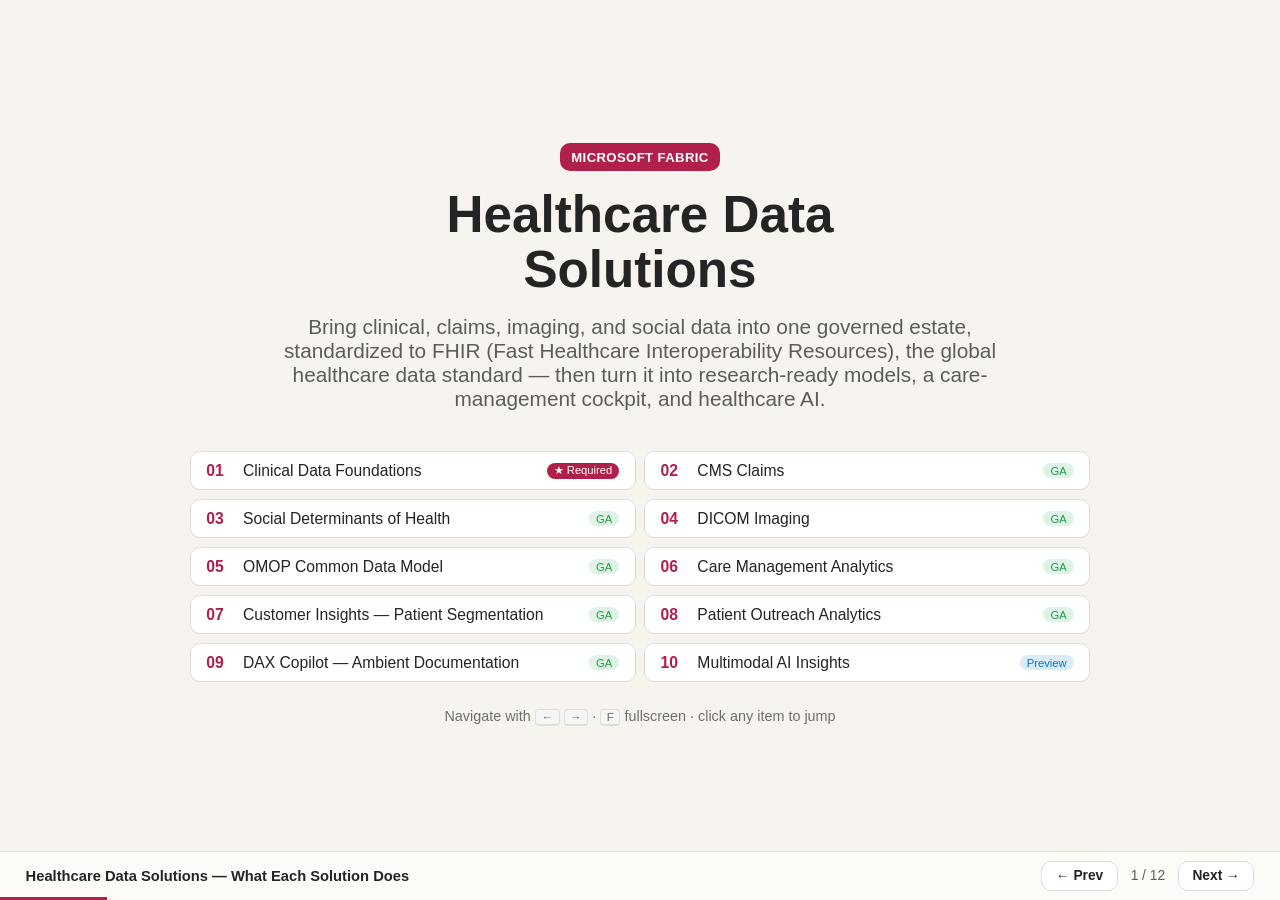
<file: docs/healthcare-solutions-customer-deck.html>
<!DOCTYPE html>
<html lang="en">
<head>
<meta charset="UTF-8" />
<meta name="viewport" content="width=device-width, initial-scale=1.0" />
<title>Healthcare Data Solutions — What Each Solution Does</title>
<script>
  (() => {
    const param = new URLSearchParams(window.location.search).get("scoutTheme");
    const theme =
      param || (window.matchMedia("(prefers-color-scheme: dark)").matches ? "dark" : "light");
    document.documentElement.setAttribute("data-theme", theme);
  })();
</script>
<style>
:root {
  color-scheme: light;
  --cp-bg: #f7f4ef;
  --cp-bg-elevated: #fcfbf8;
  --cp-surface: #ffffff;
  --cp-surface-soft: #f5f5f5;
  --cp-border: #dedede;
  --cp-border-strong: #919191;
  --cp-text: #242424;
  --cp-text-muted: #5c5c5c;
  --cp-text-soft: #6f6f6f;
  --cp-accent: #b11f4b;
  --cp-accent-hover: #9a1a41;
  --cp-accent-soft: rgba(177, 31, 75, 0.08);
  --cp-accent-fg: #ffffff;
  --cp-success: #16a34a;
  --cp-danger: #dc2626;
  --cp-warning: #f59e0b;
  --cp-link: #0078d4;
  --cp-shadow: 0 18px 48px rgba(0, 0, 0, 0.12);
  --cp-overlay: rgba(255, 255, 255, 0.8);
  --cp-panel: rgba(255, 255, 255, 0.86);
  --cp-panel-strong: rgba(255, 255, 255, 0.96);
  --cp-sheen: rgba(255, 255, 255, 0.55);
  --cp-highlight: rgba(177, 31, 75, 0.12);
}
html[data-theme="dark"] {
  color-scheme: dark;
  --cp-bg: #3d3b3a;
  --cp-bg-elevated: #343231;
  --cp-surface: #292929;
  --cp-surface-soft: #2e2e2e;
  --cp-border: #474747;
  --cp-border-strong: #5f5f5f;
  --cp-text: #dedede;
  --cp-text-muted: #919191;
  --cp-text-soft: #b0b0b0;
  --cp-accent: #fd8ea1;
  --cp-accent-hover: #fb7b91;
  --cp-accent-soft: rgba(253, 142, 161, 0.14);
  --cp-accent-fg: #1a1a1a;
  --cp-success: #4ade80;
  --cp-danger: #f87171;
  --cp-warning: #fbbf24;
  --cp-link: #4da6ff;
  --cp-shadow: 0 18px 48px rgba(0, 0, 0, 0.32);
  --cp-overlay: rgba(41, 41, 41, 0.88);
  --cp-panel: rgba(41, 41, 41, 0.72);
  --cp-panel-strong: rgba(41, 41, 41, 0.96);
  --cp-sheen: rgba(255, 255, 255, 0.04);
  --cp-highlight: rgba(253, 142, 161, 0.12);
}

* { box-sizing: border-box; margin: 0; padding: 0; }
html, body { height: 100%; }
body {
  font-family: "Segoe UI", Aptos, Calibri, -apple-system, BlinkMacSystemFont, sans-serif;
  background: var(--cp-bg);
  color: var(--cp-text);
  overflow: hidden;
}
code, .mono { font-family: Consolas, "Courier New", Courier, monospace; }

.deck { height: 100vh; display: flex; flex-direction: column; }
.stage { flex: 1; position: relative; overflow: hidden; }

.slide {
  position: absolute;
  inset: 0;
  padding: 2.6rem 3.4rem 1.6rem;
  display: none;
  flex-direction: column;
  overflow-y: auto;
}
.slide.active { display: flex; animation: fade .3s ease; }
@keyframes fade { from { opacity: 0; transform: translateY(8px); } to { opacity: 1; transform: none; } }

/* header */
.slide-head { display: flex; align-items: flex-start; gap: 1.1rem; margin-bottom: 1.4rem; }
.idx {
  font-size: 0.82rem; font-weight: 700; color: var(--cp-accent-fg);
  background: var(--cp-accent); border-radius: 0.625rem;
  padding: 0.4rem 0.7rem; white-space: nowrap; letter-spacing: .03em;
}
.slide-head h2 { font-size: 2.05rem; line-height: 1.12; font-weight: 700; }
.slide-head .sub { color: var(--cp-text-muted); font-size: 1.1rem; margin-top: 0.25rem; max-width: 70ch; }
.avail {
  font-size: 0.78rem; font-weight: 700;
  padding: 0.38rem 0.8rem; border-radius: 999px; white-space: nowrap; border: 1px solid transparent;
}
.avail-ga { background: rgba(22,163,74,0.12); color: var(--cp-success); border-color: rgba(22,163,74,0.35); }
.avail-preview { background: rgba(0,120,212,0.12); color: var(--cp-link); border-color: rgba(0,120,212,0.4); }
.avail-req { background: var(--cp-accent); color: var(--cp-accent-fg); border-color: var(--cp-accent); }
.docs-link {
  font-size: 0.78rem; font-weight: 700; text-decoration: none;
  padding: 0.38rem 0.8rem; border-radius: 999px; white-space: nowrap;
  background: var(--cp-surface); color: var(--cp-link); border: 1px solid var(--cp-border-strong);
}
.docs-link:hover { border-color: var(--cp-link); background: rgba(0,120,212,0.1); }
.pills { margin-left: auto; display: flex; gap: 0.5rem; align-items: center; flex-wrap: wrap; justify-content: flex-end; }
.mandate {
  display: flex; align-items: center; gap: 0.55rem;
  background: var(--cp-accent-soft); border: 1px solid var(--cp-accent); border-left-width: 4px;
  border-radius: 0.625rem; padding: 0.65rem 0.95rem; margin-bottom: 1.1rem;
  font-size: 1.0rem; line-height: 1.4; color: var(--cp-text);
}
.mandate b { color: var(--cp-accent); }

/* main body: left = what it does, right column stacked = flow + value */
.body {
  flex: 1; display: grid;
  grid-template-columns: 1.35fr 1fr;
  gap: 1.2rem; min-height: 0;
}
.col { display: flex; flex-direction: column; gap: 1.2rem; min-height: 0; }

.card {
  background: var(--cp-surface);
  border: 1px solid var(--cp-border);
  border-radius: 16px;
  box-shadow: 0 0 2px rgba(0,0,0,0.12), 0 1px 2px rgba(0,0,0,0.14);
  padding: 1.3rem 1.5rem;
  overflow-y: auto;
}
.card h3 {
  font-size: 0.84rem; text-transform: uppercase; letter-spacing: .06em;
  color: var(--cp-text-soft); margin-bottom: 0.85rem;
  display: flex; align-items: center; gap: 0.55rem;
}
.card h3 .dot { width: 11px; height: 11px; border-radius: 50%; }
.dot-do { background: var(--cp-link); }
.dot-flow { background: var(--cp-warning); }
.dot-value { background: var(--cp-success); }
.dot-deploy { background: var(--cp-accent); }
.grow { flex: 1; }

.card.tall { flex: 1.3; }
.card.value { background: var(--cp-accent-soft); border-color: var(--cp-accent); flex: 1; }

.card ul { list-style: none; display: flex; flex-direction: column; gap: 0.7rem; }
.card li {
  font-size: 1.0rem; line-height: 1.45; padding-left: 1.3rem;
  position: relative; color: var(--cp-text);
}
.card li::before {
  content: ""; position: absolute; left: 0; top: 0.55em;
  width: 7px; height: 7px; border-radius: 50%; background: var(--cp-border-strong);
}
.card.value li::before { background: var(--cp-accent); }
.card li b { font-weight: 700; }

code {
  background: var(--cp-surface-soft); border: 1px solid var(--cp-border);
  border-radius: 5px; padding: 0.05rem 0.35rem; font-size: 0.86rem;
}
html[data-theme="dark"] code { background: var(--cp-bg-elevated); }

/* data-flow chips */
.flowline { display: flex; align-items: center; gap: 0.4rem; flex-wrap: wrap; }
.fchip {
  font-size: 0.9rem; font-weight: 600;
  background: var(--cp-surface-soft); border: 1px solid var(--cp-border);
  border-radius: 0.5rem; padding: 0.4rem 0.7rem;
}
.fchip small { display: block; font-weight: 400; font-size: 0.72rem; color: var(--cp-text-soft); }
.farrow { color: var(--cp-accent); font-weight: 700; font-size: 1.1rem; }
.outputs { margin-top: 0.9rem; display: flex; flex-wrap: wrap; gap: 0.4rem; }
.otag {
  font-size: 0.82rem; font-family: Consolas, monospace;
  background: var(--cp-accent-soft); border: 1px solid var(--cp-accent);
  color: var(--cp-text); border-radius: 0.45rem; padding: 0.2rem 0.5rem;
}

/* deploy list */
.deploy-list { display: flex; flex-direction: column; gap: 0.55rem; }
.deploy-row {
  display: flex; align-items: center; gap: 0.7rem;
  font-size: 0.97rem; line-height: 1.3;
  padding: 0.45rem 0.65rem;
  background: var(--cp-surface-soft);
  border: 1px solid var(--cp-border);
  border-radius: 0.55rem;
}
html[data-theme="dark"] .deploy-row { background: var(--cp-bg-elevated); }
.deploy-row .rname { flex: 1; }
.rtype {
  font-size: 0.68rem; font-weight: 700; text-transform: uppercase; letter-spacing: .04em;
  padding: 0.16rem 0.5rem; border-radius: 999px; white-space: nowrap; border: 1px solid transparent;
}
.rt-nb { background: rgba(0,120,212,0.12); color: var(--cp-link); border-color: rgba(0,120,212,0.35); }
.rt-pipe { background: rgba(245,158,11,0.14); color: var(--cp-warning); border-color: rgba(245,158,11,0.4); }
.rt-lh { background: rgba(22,163,74,0.12); color: var(--cp-success); border-color: rgba(22,163,74,0.35); }
.rt-sm { background: var(--cp-accent-soft); color: var(--cp-accent); border-color: var(--cp-accent); }
.rt-rpt { background: var(--cp-surface); color: var(--cp-text-muted); border-color: var(--cp-border-strong); }

.dep {
  margin-top: 0.9rem; font-size: 0.9rem; padding: 0.6rem 0.8rem; border-radius: 0.5rem;
  background: rgba(0,120,212,0.08); border: 1px solid rgba(0,120,212,0.35); color: var(--cp-text);
}
.dep b { color: var(--cp-link); }

/* title slide */
.title-slide { align-items: center; justify-content: center; text-align: center; }
.title-slide h1 { font-size: 3.2rem; line-height: 1.08; max-width: 20ch; margin-bottom: 1.1rem; }
.title-slide .lede { font-size: 1.3rem; color: var(--cp-text-muted); max-width: 64ch; margin-bottom: 2rem; }
.agenda { display: grid; grid-template-columns: 1fr 1fr; gap: 0.55rem; margin-top: 0.5rem; width: min(900px, 90%); }
.agenda button {
  display: flex; align-items: center; gap: 0.7rem; text-align: left;
  font-family: inherit; font-size: 0.98rem; color: var(--cp-text);
  background: var(--cp-surface); border: 1px solid var(--cp-border);
  border-radius: 0.625rem; padding: 0.6rem 0.95rem; cursor: pointer;
}
.agenda button:hover { border-color: var(--cp-accent); background: var(--cp-accent-soft); }
.agenda button .n { font-weight: 700; color: var(--cp-accent); width: 1.6rem; }
.agenda button .s { margin-left: auto; font-size: 0.7rem; padding: 0.1rem 0.45rem; border-radius: 999px; }
.s.now { background: rgba(22,163,74,0.14); color: var(--cp-success); }
.s.req { background: var(--cp-accent); color: var(--cp-accent-fg); }
.s.soon { background: rgba(0,120,212,0.14); color: var(--cp-link); }

/* foundation flow */
.flow { display: flex; align-items: stretch; gap: 0.7rem; margin: 0.6rem 0 1.4rem; flex-wrap: wrap; }
.flow .step {
  flex: 1; min-width: 180px; background: var(--cp-surface);
  border: 1px solid var(--cp-border); border-radius: 14px; padding: 1.1rem 1.2rem;
}
.flow .step .lbl { font-size: 0.76rem; text-transform: uppercase; letter-spacing: .05em; color: var(--cp-accent); font-weight: 700; }
.flow .step h4 { font-size: 1.15rem; margin: 0.2rem 0 0.4rem; }
.flow .step p { font-size: 0.92rem; color: var(--cp-text-muted); line-height: 1.45; }
.bigarrow { align-self: center; color: var(--cp-text-soft); font-size: 1.7rem; }

/* controls */
.controls { display: flex; align-items: center; gap: 0.8rem; padding: 0.55rem 1.6rem; border-top: 1px solid var(--cp-border); background: var(--cp-bg-elevated); }
.controls button {
  font-family: inherit; font-size: 0.86rem; font-weight: 600; color: var(--cp-text);
  background: var(--cp-surface); border: 1px solid var(--cp-border);
  border-radius: 0.625rem; padding: 0.42rem 0.85rem; cursor: pointer;
}
.controls button:hover { border-color: var(--cp-accent); color: var(--cp-accent); }
.controls .title { font-weight: 700; font-size: 0.92rem; }
.controls .spacer { flex: 1; }
.counter { font-size: 0.86rem; color: var(--cp-text-muted); font-variant-numeric: tabular-nums; }
.progress { position: absolute; bottom: 0; left: 0; height: 3px; background: var(--cp-accent); transition: width .3s ease; z-index: 5; }
kbd { font-family: inherit; font-size: 0.72rem; background: var(--cp-surface-soft); border: 1px solid var(--cp-border); border-bottom-width: 2px; border-radius: 4px; padding: 0.05rem 0.35rem; }
</style>
</head>
<body>
<div class="deck">
  <div class="stage" id="stage"></div>
  <div class="progress" id="progress"></div>
  <div class="controls">
    <span class="title">Healthcare Data Solutions — What Each Solution Does</span>
    <span class="spacer"></span>
    <button id="prevBtn">&larr; Prev</button>
    <span class="counter"><span id="cur">1</span> / <span id="total">1</span></span>
    <button id="nextBtn">Next &rarr;</button>
  </div>
</div>

<script>
/* ============ DATA ============ */
const SOLUTIONS = [
  {
    n:"01", key:"clinical", avail:"ga",
    docs:"https://learn.microsoft.com/industry/healthcare/healthcare-data-solutions/healthcare-data-foundations-overview",
    title:"Clinical Data Foundations",
    sub:"Turns raw clinical records into one standardized, queryable clinical history.",
    mandate:"It deploys the Bronze and Silver lakehouses that every other solution reads from — so wherever you start, these Fabric items are always in place.",
    does:[
      "Reads your clinical data (patients, encounters, diagnoses, labs, procedures, medications, care plans) as it arrives.",
      "<b>Flattens</b> the complex nested clinical format into clean, analytics-ready tables.",
      "<b>Standardizes everything to FHIR R4</b> — the international healthcare data standard — so every record follows one consistent shape.",
      "Becomes the foundation every other solution reads from — load it once, reuse it everywhere."
    ],
    flow:[["Clinical records","raw bundles"],["Flatten + standardize","to FHIR R4"],["Clinical tables","ready to query"]],
    outputs:["Patient","Encounter","Condition","Observation","Procedure","MedicationRequest","CarePlan"],
    deploys:[["Bronze + Silver lakehouses","lh"],["Clinical ingestion notebooks","nb"],["Bronze→Silver FHIR flatten notebook","nb"],["Initial-load data pipeline","pipe"]],
    value:[
      "One trusted clinical dataset instead of dozens of disconnected systems.",
      "Standardized in hours, not months of integration work.",
      "Every later solution builds on this — no re-integration."
    ]
  },
  {
    n:"02", key:"claims", avail:"ga",
    docs:"https://learn.microsoft.com/industry/healthcare/healthcare-data-solutions/claims-data-transformations-overview",
    title:"CMS Claims",
    sub:"Brings financial/claims data alongside clinical — the cost of care, not just the care.",
    does:[
      "Ingests CMS (Centers for Medicare &amp; Medicaid Services) claims files, delivered in the CCLF (Claim and Claim Line Feed) format — headers, line items, and beneficiary detail.",
      "Reshapes them and <b>maps the claim into the FHIR standard</b> as an <code>ExplanationOfBenefit</code> — so claims sit in the same model as clinical data.",
      "Links claims back to the patient, so cost and care live side by side."
    ],
    flow:[["Claims files","CCLF"],["Map to FHIR","standardize"],["Claims tables","linked to patient"]],
    outputs:["ExplanationOfBenefit","ClaimsHeader","LineItemDetails","BeneficiaryDemographics"],
    deploys:[["Claims ingestion notebook","nb"],["CCLF→FHIR (EOB) mapping notebook","nb"],["Claims data pipeline","pipe"],["Claims tables in Bronze + Silver","lh"]],
    value:[
      "See what care happened <b>and</b> what it cost — the full patient journey.",
      "Spot cost leakage and understand true cost-of-care.",
      "Feeds the cost view in the care-management cockpit."
    ]
  },
  {
    n:"03", key:"sdoh", avail:"ga",
    docs:"https://learn.microsoft.com/industry/healthcare/healthcare-data-solutions/sdoh-datasets-transformations-overview",
    title:"Social Determinants of Health",
    sub:"Adds the non-clinical context — housing, food, environment — that drives ~80% of outcomes.",
    does:[
      "Ingests social-determinant datasets (housing, food access, deprivation indices, environmental factors).",
      "<b>Categorizes and standardizes</b> them into a consistent social-determinant model with clear categories and sub-categories.",
      "Attaches that social context to your patient population."
    ],
    flow:[["Social datasets","files"],["Categorize + standardize","social-determinant model"],["Social signals","by category"]],
    outputs:["SocialDeterminant","Category","SubCategory"],
    deploys:[["SDOH ingestion notebook","nb"],["Social-determinant transform notebook","nb"],["SDOH data pipeline","pipe"],["SocialDeterminant tables in Silver","lh"]],
    value:[
      "Find at-risk patients <b>before</b> they get sick.",
      "Target outreach where it matters most.",
      "Advance health equity with evidence, not assumptions."
    ]
  },
  {
    n:"04", key:"dicom", avail:"ga",
    docs:"https://learn.microsoft.com/industry/healthcare/healthcare-data-solutions/dicom-data-transformation-overview",
    title:"DICOM Imaging",
    sub:"Brings medical imaging into the unified record, linked to the patient.",
    does:[
      "Ingests imaging studies in the DICOM (Digital Imaging and Communications in Medicine) format.",
      "<b>Extracts the metadata</b> from each study (modality, body part, study details) into queryable tables.",
      "<b>Standardizes to FHIR</b> as an <code>ImagingStudy</code> and links it to the patient record."
    ],
    flow:[["Imaging studies","DICOM"],["Extract metadata","to FHIR"],["Imaging records","linked to patient"]],
    outputs:["ImagingStudy","ImagingMetastore","ImagingDicom"],
    deploys:[["DICOM ingestion notebook","nb"],["Imaging metadata extract notebook","nb"],["Imaging data pipeline","pipe"],["Imaging tables in Bronze + Silver","lh"]],
    value:[
      "Imaging is no longer a siloed archive — it's part of the record.",
      "Analyze imaging alongside everything else about the patient.",
      "Foundation for imaging-AI use cases."
    ]
  },
  {
    n:"05", key:"omop", avail:"ga",
    docs:"https://learn.microsoft.com/industry/healthcare/healthcare-data-solutions/omop-transformations-overview",
    title:"OMOP Common Data Model",
    sub:"Reshapes your clinical data into the global standard used for research and population health.",
    does:[
      "Takes the standardized clinical data from the foundation.",
      "<b>Transforms it into OMOP (Observational Medical Outcomes Partnership) CDM v5.4</b> — the data model used by pharma, academia, and public-health networks worldwide.",
      "Maps clinical concepts to standardized research vocabularies, producing the full OMOP table set."
    ],
    flow:[["Clinical (FHIR)","standardized"],["Transform to OMOP","CDM v5.4"],["Research tables","population-ready"]],
    outputs:["person","visit_occurrence","condition_occurrence","procedure_occurrence","drug_exposure","measurement","observation"],
    deploys:[["Gold (OMOP) lakehouse","lh"],["FHIR→OMOP transform notebooks","nb"],["OMOP data pipeline","pipe"]],
    value:[
      "Plug into worldwide research tooling and population studies.",
      "Collaborate externally without bespoke data prep.",
      "Run cohort and outcomes analysis on a recognized standard."
    ]
  },
  {
    n:"06", key:"cma", avail:"ga",
    docs:"https://learn.microsoft.com/industry/healthcare/healthcare-data-solutions/care-management-analytics-overview",
    title:"Care Management Analytics",
    sub:"The capstone — fuses clinical, claims, and social into one care-manager cockpit.",
    does:[
      "Combines the clinical foundation, claims (cost), and social determinants into a single analytics model.",
      "Builds a <b>care-management star schema</b>: care plans, activities, conditions, cost, and social context per patient.",
      "Ships a <b>ready-built Power BI report</b> on top — no report-building required."
    ],
    flow:[["Clinical + Claims + Social","fused"],["Care model + report","star schema"],["Care cockpit","Power BI"]],
    outputs:["care_plan","care_plan_activities","cost","social_determinant","condition_occurrence","Power BI report"],
    deploys:[["Gold (Care Mgmt) lakehouse","lh"],["Care-management transform notebooks","nb"],["Care-management pipeline","pipe"],["Semantic model","sm"],["Care-management report","rpt"]],
    value:[
      "One screen shows a patient's conditions, what care cost, <b>and</b> the social barriers in the way.",
      "Care managers intervene on the right patients, for the right reasons, at the right time.",
      "Proof the platform is unified — three sources, one view, no stitching."
    ]
  },
  {
    n:"07", key:"d365ci", avail:"ga",
    docs:"https://learn.microsoft.com/industry/healthcare/healthcare-data-solutions/customer-insights-data-preparation-overview",
    title:"Customer Insights — Patient Segmentation",
    sub:"Prepares your patient data for unified profiles and segmentation in Dynamics 365.",
    does:[
      "Takes the standardized FHIR clinical data and <b>flattens it into customer/profile tables</b>.",
      "Shapes those tables for <b>Dynamics 365 Customer Insights</b>, which unifies fragmented patient identities into a single profile.",
      "Enables segmentation for population-health and engagement programs."
    ],
    flow:[["Clinical (FHIR)","standardized"],["Flatten to profiles","prep for CI"],["Unified profiles","+ segments"]],
    outputs:["Patient profile tables","Customer Insights segments"],
    deploys:[["Profile-prep notebooks","nb"],["Customer Insights data pipeline","pipe"],["Flattened profile tables","lh"]],
    value:[
      "Segment your patient/member population for targeted programs.",
      "Unify scattered identities into one trusted profile.",
      "Power engagement and population-health campaigns."
    ],
    dep:"Lights up with a <b>Dynamics 365 Customer Insights – Data</b> subscription. The Fabric data preparation is built in; segmentation runs in Dynamics."
  },
  {
    n:"08", key:"outreach", avail:"ga",
    docs:"https://learn.microsoft.com/industry/healthcare/healthcare-data-solutions/patient-outreach-analytics-overview",
    title:"Patient Outreach Analytics",
    sub:"Measures whether outreach actually drives appointments and engagement.",
    does:[
      "Combines <b>appointment data</b> with <b>marketing/outreach journey data</b> from Dynamics 365.",
      "Builds an analytics model and <b>Power BI report</b> connecting campaigns to clinical engagement.",
      "Shows which outreach efforts convert into appointments and show-ups."
    ],
    flow:[["Appointments","clinical"],["+ Outreach journeys","Dynamics 365"],["Outreach report","Power BI"]],
    outputs:["Appointment analytics","Outreach effectiveness report"],
    deploys:[["Appointment analytics notebook","nb"],["Outreach data pipeline","pipe"],["Semantic model","sm"],["Patient outreach report","rpt"]],
    value:[
      "Measure outreach effectiveness — which campaigns drive appointments.",
      "Close the loop between marketing effort and clinical engagement.",
      "Direct outreach spend where it works."
    ],
    dep:"Uses <b>Dynamics 365 Customer Insights – Journeys</b> for the marketing/journey data joined to appointments."
  },
  {
    n:"09", key:"dax", avail:"ga",
    docs:"https://learn.microsoft.com/industry/healthcare/healthcare-data-solutions/dax-copilot-data-transformation-overview",
    title:"DAX Copilot — Ambient Documentation",
    sub:"Turns AI-assisted clinical conversation notes into structured, analyzable data.",
    does:[
      "Ingests ambient clinical documentation captured by <b>DAX Copilot</b> (Dragon Ambient eXperience — AI that drafts notes from the clinician-patient conversation).",
      "<b>Structures the transcripts</b> into clean tables in the standardized layer.",
      "Makes that previously-trapped conversational data available for analytics."
    ],
    flow:[["Ambient notes","DAX Copilot"],["Structure transcripts","standardize"],["Documentation data","analyzable"]],
    outputs:["DAXTranscripts","Documentation analytics"],
    deploys:[["Transcript ingestion notebook","nb"],["DAX transform notebook","nb"],["DAX data pipeline","pipe"],["DAXTranscripts tables in Silver","lh"]],
    value:[
      "Surface insight from clinician-patient conversations that never reached a database.",
      "Analyze documentation quality, throughput, and clinical signal.",
      "Reduce clinician documentation burden while gaining data."
    ],
    dep:"Requires a <b>DAX Copilot</b> deployment feeding ambient documentation into the platform."
  },
  {
    n:"10", key:"multimodal", avail:"preview",
    docs:"https://learn.microsoft.com/industry/healthcare/healthcare-data-solutions/orchestrate-multimodal-ai-insights-overview",
    title:"Multimodal AI Insights",
    sub:"Applies healthcare AI to unstructured text and imaging — the data tables miss.",
    does:[
      "Runs <b>Azure AI healthcare models</b> across your data: Text Analytics for health on clinical notes, and imaging models (MedImageInsight / MedImageParse) on DICOM studies.",
      "<b>Extracts entities, generates embeddings, and segments images</b>, then writes the results into an AI enrichment store.",
      "Links those AI insights back to the FHIR patient record."
    ],
    flow:[["Notes + imaging","unstructured"],["Azure AI models","extract + enrich"],["AI insights","linked to patient"]],
    outputs:["Clinical entities","Image segmentation","Embeddings / similarity"],
    deploys:[["AI enrichment notebooks","nb"],["Multimodal AI pipeline","pipe"],["AI enrichment store (lakehouse)","lh"]],
    value:[
      "Unlock unstructured text and imaging — the majority of clinical data.",
      "Entity extraction, similarity search, and image insight on the unified record.",
      "Build advanced AI use cases on a governed foundation."
    ],
    dep:"Uses deployed <b>Azure AI healthcare model endpoints</b> (e.g. Text Analytics for health, MedImageInsight, MedImageParse)."
  }
];
</script>

<script>
/* ============ RENDER ============ */
const stage = document.getElementById("stage");

function flowHtml(steps, outputs){
  const chips = steps.map((s,i)=>{
    const arrow = i < steps.length-1 ? `<span class="farrow">→</span>` : "";
    return `<div class="fchip">${s[0]}<small>${s[1]}</small></div>${arrow}`;
  }).join("");
  const out = outputs.map(o=>`<span class="otag">${o}</span>`).join("");
  return `<div class="flowline">${chips}</div><div class="outputs">${out}</div>`;
}

const RTYPE = { nb:"Notebook", pipe:"Pipeline", lh:"Lakehouse", sm:"Semantic model", rpt:"Power BI report" };
function deployHtml(items){
  const rows = items.map(([name,tk])=>
    `<div class="deploy-row"><span class="rname">${name}</span><span class="rtype rt-${tk}">${RTYPE[tk]}</span></div>`
  ).join("");
  return `<div class="deploy-list">${rows}</div>`;
}

function solutionSlide(s){
  const pill = s.avail==="preview"
    ? `<span class="avail avail-preview">◆ Public preview</span>`
    : `<span class="avail avail-ga">✓ Generally available</span>`;
  const mandateTag = s.mandate ? `<span class="avail avail-req">★ Required foundation</span>` : "";
  const mandateBanner = s.mandate ? `<div class="mandate">★ <span><b>Mandatory.</b> ${s.mandate}</span></div>` : "";
  const docsLink = s.docs ? `<a class="docs-link" href="${s.docs}" target="_blank" rel="noopener">Official docs ↗</a>` : "";
  const does = s.does.map(t=>`<li>${t}</li>`).join("");
  const value = s.value.map(t=>`<li>${t}</li>`).join("");
  const dep = s.dep ? `<div class="dep">${s.dep}</div>` : "";
  return `<section class="slide" data-key="${s.key}">
    <div class="slide-head">
      <span class="idx">${s.n}</span>
      <div><h2>${s.title}</h2><div class="sub">${s.sub}</div></div>
      <div class="pills">${mandateTag}${pill}${docsLink}</div>
    </div>
    ${mandateBanner}
    <div class="body">
      <div class="col">
        <div class="card grow">
          <h3><span class="dot dot-do"></span>What this solution does</h3>
          <ul>${does}</ul>
        </div>
        <div class="card grow">
          <h3><span class="dot dot-deploy"></span>What this solution deploys</h3>
          ${deployHtml(s.deploys)}
        </div>
      </div>
      <div class="col">
        <div class="card">
          <h3><span class="dot dot-flow"></span>How the data flows &amp; what it produces</h3>
          ${flowHtml(s.flow, s.outputs)}
          ${dep}
        </div>
        <div class="card value">
          <h3><span class="dot dot-value"></span>What you get</h3>
          <ul>${value}</ul>
        </div>
      </div>
    </div>
  </section>`;
}

const titleSlide = `<section class="slide title-slide" data-key="title">
  <span class="idx" style="margin-bottom:1rem">MICROSOFT FABRIC</span>
  <h1>Healthcare Data Solutions</h1>
  <p class="lede">Bring clinical, claims, imaging, and social data into one governed estate,
  standardized to FHIR (Fast Healthcare Interoperability Resources), the global healthcare
  data standard — then turn it into research-ready models,
  a care-management cockpit, and healthcare AI.</p>
  <div class="agenda" id="agenda"></div>
  <p style="margin-top:1.6rem;color:var(--cp-text-soft);font-size:.9rem">
    Navigate with <kbd>←</kbd> <kbd>→</kbd> · <kbd>F</kbd> fullscreen · click any item to jump
  </p>
</section>`;

const foundationSlide = `<section class="slide" data-key="foundation">
  <div class="slide-head">
    <span class="idx">00</span>
    <div><h2>How It All Fits Together</h2>
    <div class="sub">Every solution rides on one simple idea: bring data in, standardize it once, then build value on top.</div></div>
    <div class="pills"><a class="docs-link" href="https://learn.microsoft.com/industry/healthcare/healthcare-data-solutions/overview" target="_blank" rel="noopener">Official docs ↗</a></div>
  </div>
  <div class="flow">
    <div class="step"><span class="lbl">Bring in</span><h4>Your data lands</h4><p>Clinical, claims, imaging, social — each source arrives in its native form, no upfront reshaping.</p></div>
    <span class="bigarrow">→</span>
    <div class="step"><span class="lbl">Standardize</span><h4>One common model</h4><p>Everything is normalized to <b>FHIR</b>, the international healthcare standard. Many formats become one.</p></div>
    <span class="bigarrow">→</span>
    <div class="step"><span class="lbl">Build value</span><h4>Analytics &amp; AI</h4><p>Research models, care-management cockpits, segmentation, and AI insight — all on the same trusted base.</p></div>
  </div>
  <div class="body" style="grid-template-columns:1fr 1fr">
    <div class="card">
      <h3><span class="dot dot-do"></span>Why this matters</h3>
      <ul>
        <li>You standardize <b>once</b> — every solution reuses it instead of re-integrating.</li>
        <li>New solutions plug into the same foundation, so adding capability is fast.</li>
        <li>One governed, consistent dataset for clinicians, analysts, and researchers alike.</li>
      </ul>
    </div>
    <div class="card value">
      <h3><span class="dot dot-value"></span>The 10 solutions ahead</h3>
      <ul>
        <li><b>Nine generally available</b> — clinical, claims, social, imaging, research, care management, segmentation, outreach, and ambient documentation.</li>
        <li><b>One in public preview</b> — multimodal AI insights.</li>
        <li>All share the same foundation — that's what makes them work together.</li>
      </ul>
    </div>
  </div>
</section>`;

stage.innerHTML = titleSlide + foundationSlide + SOLUTIONS.map(solutionSlide).join("");

/* agenda buttons on title */
const agenda = document.getElementById("agenda");
agenda.innerHTML = SOLUTIONS.map((s,i)=>{
  const tag = s.mandate ? `<span class="s req">★ Required</span>`
    : s.avail==="preview" ? `<span class="s soon">Preview</span>`
    : `<span class="s now">GA</span>`;
  return `<button data-go="${i+2}"><span class="n">${s.n}</span>${s.title}${tag}</button>`;
}).join("");

/* ============ NAV ============ */
const slides = Array.from(stage.querySelectorAll(".slide"));
let cur = 0;
const progress = document.getElementById("progress");
const curEl = document.getElementById("cur");
const totalEl = document.getElementById("total");
totalEl.textContent = slides.length;

function show(i){
  cur = Math.max(0, Math.min(slides.length-1, i));
  slides.forEach((s,idx)=>s.classList.toggle("active", idx===cur));
  curEl.textContent = cur+1;
  progress.style.width = ((cur+1)/slides.length*100)+"%";
  const act = stage.querySelector(".slide.active"); if (act) act.scrollTop = 0;
}
const next=()=>show(cur+1), prev=()=>show(cur-1);

document.getElementById("nextBtn").onclick = next;
document.getElementById("prevBtn").onclick = prev;
agenda.addEventListener("click", e=>{
  const b = e.target.closest("button[data-go]");
  if (b) show(parseInt(b.dataset.go,10));
});

document.addEventListener("keydown", e=>{
  if (e.key==="ArrowRight"||e.key==="PageDown"||e.key===" "){ e.preventDefault(); next(); }
  else if (e.key==="ArrowLeft"||e.key==="PageUp"){ e.preventDefault(); prev(); }
  else if (e.key==="Home"){ show(0); }
  else if (e.key==="End"){ show(slides.length-1); }
  else if (e.key.toLowerCase()==="f"){
    if(!document.fullscreenElement) document.documentElement.requestFullscreen();
    else document.exitFullscreen();
  }
});

show(0);
</script>
</body>
</html>
</file>
